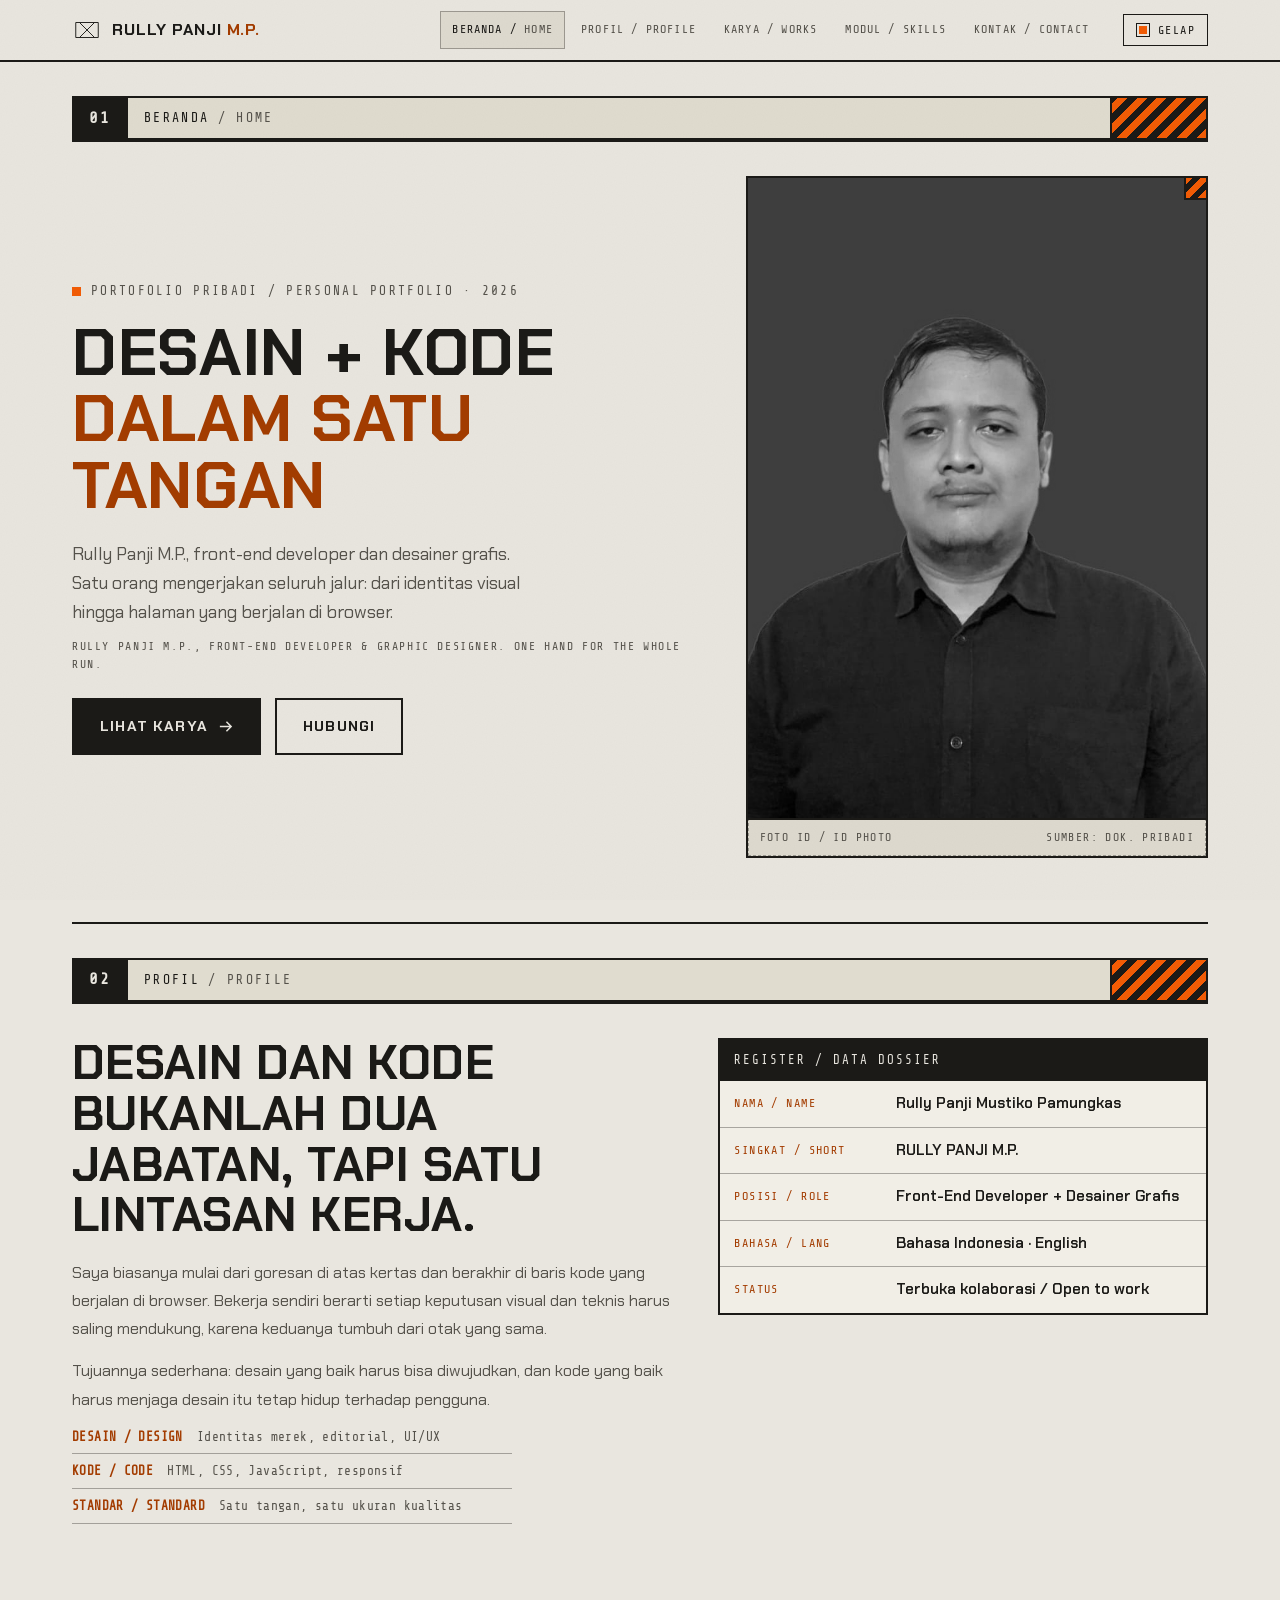
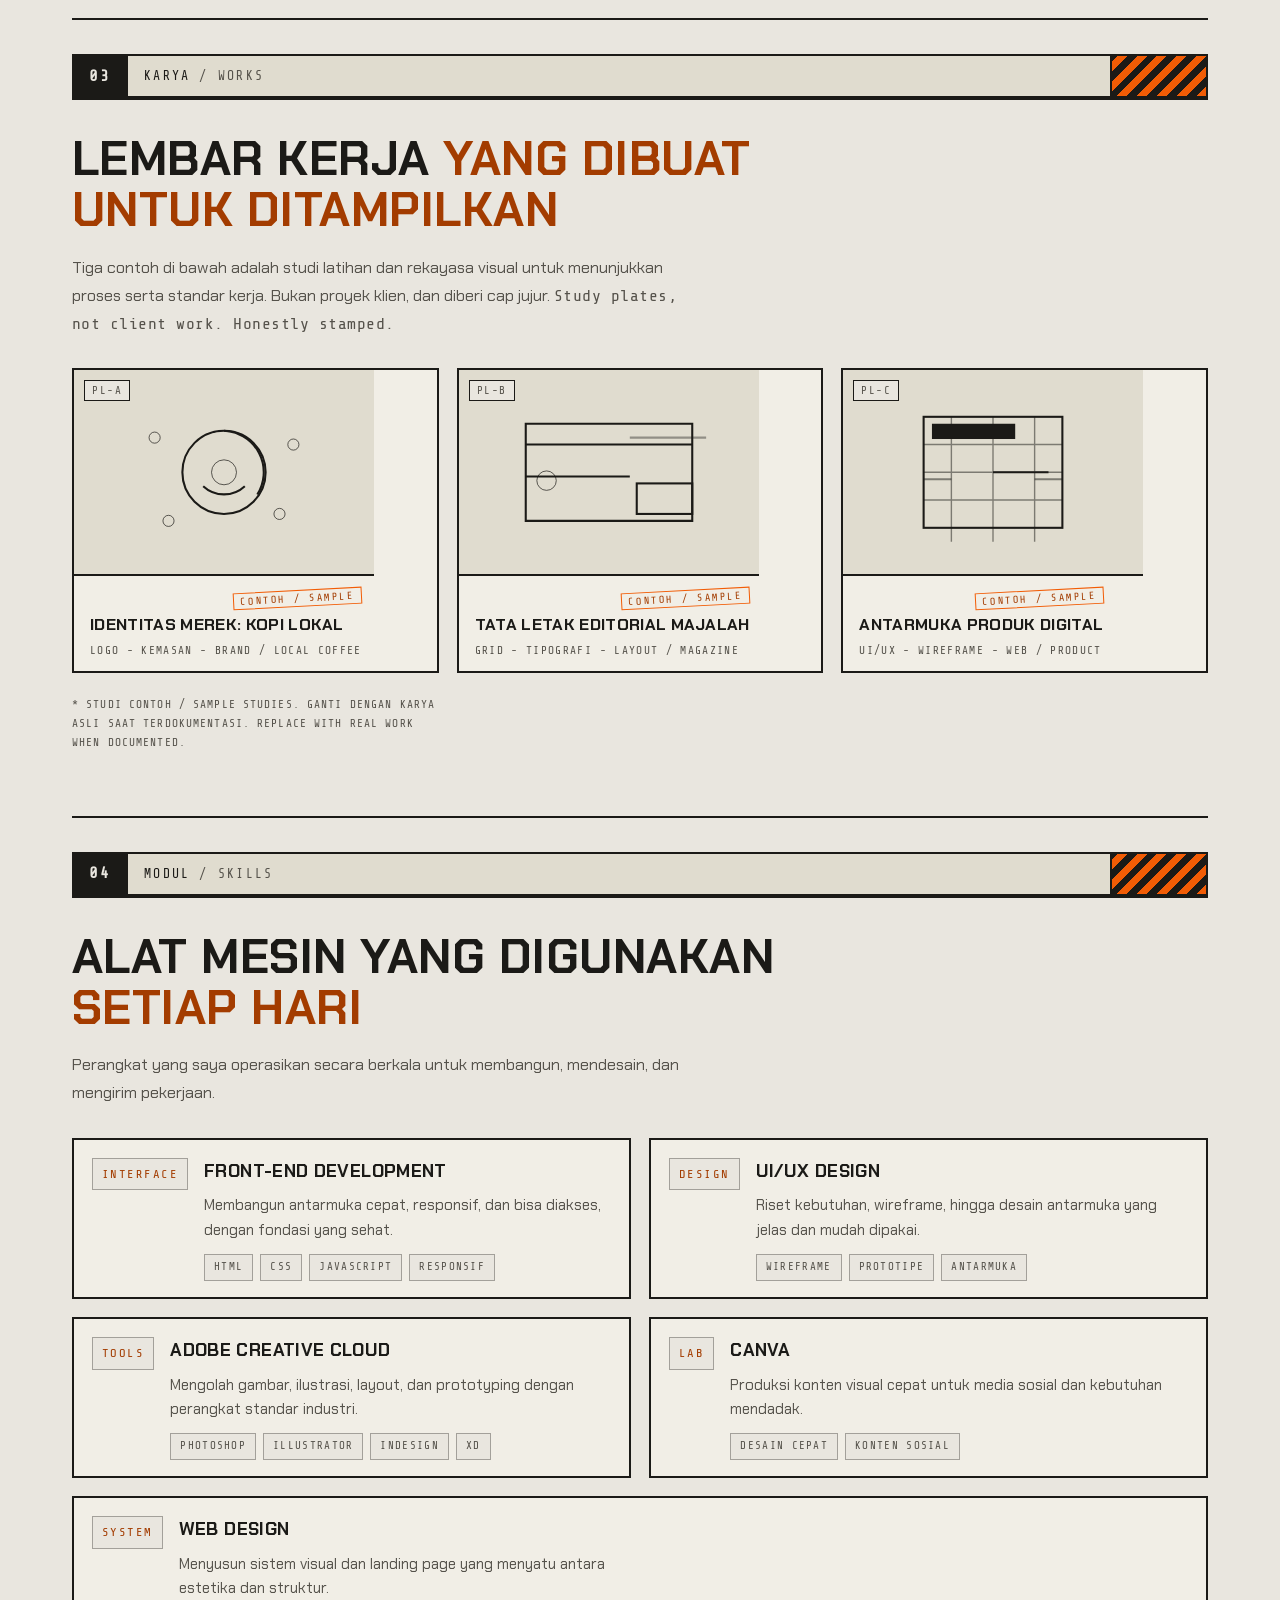
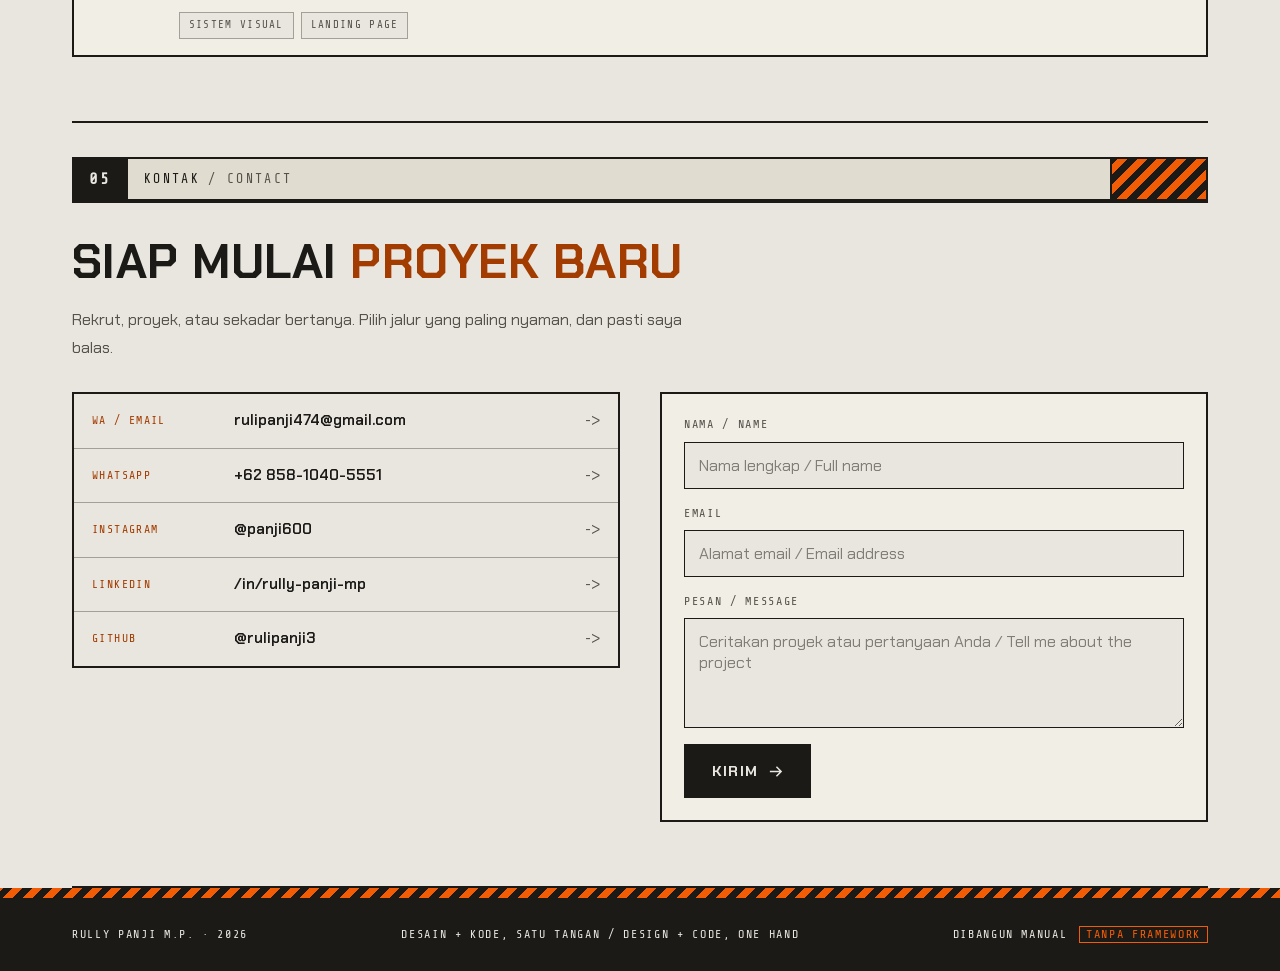
<file: index.html>
<!DOCTYPE html>
<html lang="id">
<head>
<meta charset="UTF-8">
<meta name="viewport" content="width=device-width, initial-scale=1.0">
<meta name="description" content="Portofolio Rully Panji Mustiko Pamungkas | Front-End Developer &amp; Desainer Grafis. Desain dan kode, satu tangan. Front-end + graphic design, one hand.">
<meta name="color-scheme" content="light dark">
<script>document.documentElement.classList.add('js');</script>
<title>RULLY PANJI M.P. - Front-End &amp; Desain Grafis</title>
<meta property="og:type" content="website">
<meta property="og:title" content="RULLY PANJI M.P. - Front-End &amp; Desain Grafis">
<meta property="og:description" content="Desain dan kode dalam satu tangan. Portofolio front-end developer &amp; desainer grafis. Design &amp; code, one hand.">
<meta property="og:image" content="foto-profil.jpg">
<meta property="og:locale" content="id_ID">
<meta name="theme-color" content="#e9e6df">
<link rel="stylesheet" href="fonts.css">
<link rel="stylesheet" href="style.css">
<link rel="icon" href="data:image/svg+xml,%3Csvg xmlns='http://www.w3.org/2000/svg' viewBox='0 0 32 32'%3E%3Crect width='32' height='32' fill='%23e9e6df'/%3E%3Cpath d='M8 8h16v16H8z' fill='none' stroke='%231b1a17' stroke-width='2'/%3E%3Cpath d='M16 8l1 3 3 1-3 1-1 3-1-3-3-1 3-1z' fill='%23f25c05'/%3E%3C/svg%3E">
</head>
<body data-scheme="light">

<a class="skip" href="#kontak">Langsung ke kontak / Skip to contact</a>

<header class="toolbar" id="nav">
    <div class="toolbar-inner">
        <a class="wordmark" href="#beranda" aria-label="Beranda / Home">
            <span class="wm-mark" aria-hidden="true">
                <svg viewBox="0 0 32 32" fill="none" stroke="currentColor"><path d="M4 8h24v16H4z"/><path d="M8 8l16 16M24 8L8 24"/></svg>
            </span>
            <span class="wm-name">RULLY PANJI <em>M.P.</em></span>
        </a>
        <nav class="routes" aria-label="Navigasi utama / Main navigation">
            <a class="route" href="#beranda" data-sec="beranda">BERANDA / <i>HOME</i></a>
            <a class="route" href="#profil" data-sec="profil">PROFIL / <i>PROFILE</i></a>
            <a class="route" href="#karya" data-sec="karya">KARYA / <i>WORKS</i></a>
            <a class="route" href="#modul" data-sec="modul">MODUL / <i>SKILLS</i></a>
            <a class="route" href="#kontak" data-sec="kontak">KONTAK / <i>CONTACT</i></a>
        </nav>
        <button class="theme" id="themeBtn" type="button" aria-label="Ubah tema gelap terang / Toggle dark light theme">
            <span class="theme-glyph" aria-hidden="true"></span>
            <span class="theme-label">GELAP</span>
        </button>
    </div>
</header>

<main id="main">

    <!-- 01 · BERANDA / HOME -->
    <section class="sheet sheet-hero" id="beranda" aria-label="Beranda / Home">
        <header class="ledge" aria-hidden="true">
            <span class="ledge-ref">01</span>
            <span class="ledge-name">BERANDA <i>/ HOME</i></span>
            <span class="ledge-splice"></span>
        </header>
        <div class="site-ledger">
            <div class="hero-copy reveal">
                <p class="kicker mono"><span class="led" aria-hidden="true"></span> PORTOFOLIO PRIBADI / PERSONAL PORTFOLIO · 2026</p>
                <h1 class="hero-title">DESAIN + KODE <span class="hl">DALAM SATU TANGAN</span></h1>
                <p class="hero-sub">Rully Panji M.P., front-end developer dan desainer grafis. Satu orang mengerjakan seluruh jalur: dari identitas visual hingga halaman yang berjalan di browser.</p>
                <p class="hero-en mono" lang="en">RULLY PANJI M.P., FRONT-END DEVELOPER &amp; GRAPHIC DESIGNER. ONE HAND FOR THE WHOLE RUN.</p>
                <div class="cta">
                    <a class="btn btn-solid" href="#karya">LIHAT KARYA <svg class="arr" viewBox="0 0 16 16" aria-hidden="true"><path d="M2 8h12M9 3l5 5-5 5"/></svg></a>
                    <a class="btn btn-line" href="#kontak">HUBUNGI</a>
                </div>
            </div>
            <figure class="hero-plate reveal">
                <span class="plate-clip" aria-hidden="true"></span>
                <img class="hero-img" src="foto-profil.jpg" alt="Foto profil Rully Panji Mustiko Pamungkas / Profile photo of Rully Panji Mustiko Pamungkas" width="640" height="640">
                <figcaption class="plate-cap mono">
                    <span>FOTO ID / ID PHOTO</span>
                    <span>SUMBER: DOK. PRIBADI</span>
                </figcaption>
            </figure>
        </div>
    </section>

    <!-- 02 · PROFIL / PROFILE -->
    <section class="sheet" id="profil" aria-label="Profil / Profile">
        <header class="ledge" aria-hidden="true">
            <span class="ledge-ref">02</span>
            <span class="ledge-name">PROFIL <i>/ PROFILE</i></span>
            <span class="ledge-splice"></span>
        </header>
        <div class="split">
            <div class="split-copy reveal">
                <h2 class="sec-title">DESAIN DAN KODE BUKANLAH DUA JABATAN, TAPI SATU LINTASAN KERJA.</h2>
                <p class="prose">Saya biasanya mulai dari goresan di atas kertas dan berakhir di baris kode yang berjalan di browser. Bekerja sendiri berarti setiap keputusan visual dan teknis harus saling mendukung, karena keduanya tumbuh dari otak yang sama.</p>
                <p class="prose">Tujuannya sederhana: desain yang baik harus bisa diwujudkan, dan kode yang baik harus menjaga desain itu tetap hidup terhadap pengguna.</p>
                <div class="hl-group">
                    <p class="hl-item mono"><b>DESAIN / DESIGN</b><span>Identitas merek, editorial, UI/UX</span></p>
                    <p class="hl-item mono"><b>KODE / CODE</b><span>HTML, CSS, JavaScript, responsif</span></p>
                    <p class="hl-item mono"><b>STANDAR / STANDARD</b><span>Satu tangan, satu ukuran kualitas</span></p>
                </div>
            </div>
            <div class="spec reveal">
                <p class="spec-head mono">REGISTER / DATA DOSSIER</p>
                <dl class="spec-list">
                    <div class="spec-row"><dt class="mono">NAMA / NAME</dt><dd>Rully Panji Mustiko Pamungkas</dd></div>
                    <div class="spec-row"><dt class="mono">SINGKAT / SHORT</dt><dd>RULLY PANJI M.P.</dd></div>
                    <div class="spec-row"><dt class="mono">POSISI / ROLE</dt><dd>Front-End Developer + Desainer Grafis</dd></div>
                    <div class="spec-row"><dt class="mono">BAHASA / LANG</dt><dd>Bahasa Indonesia · English</dd></div>
                    <div class="spec-row"><dt class="mono">STATUS</dt><dd>Terbuka kolaborasi / Open to work</dd></div>
                </dl>
            </div>
        </div>
    </section>

    <!-- 03 · KARYA / WORKS -->
    <section class="sheet" id="karya" aria-label="Karya / Works">
        <header class="ledge" aria-hidden="true">
            <span class="ledge-ref">03</span>
            <span class="ledge-name">KARYA <i>/ WORKS</i></span>
            <span class="ledge-splice"></span>
        </header>
        <div class="sec-head">
            <h2 class="sec-title">LEMBAR KERJA <span class="hl">YANG DIBUAT UNTUK DITAMPILKAN</span></h2>
            <p class="prose" id="karyaNote">Tiga contoh di bawah adalah studi latihan dan rekayasa visual untuk menunjukkan proses serta standar kerja. Bukan proyek klien, dan diberi cap jujur. <span class="en mono" lang="en">Study plates, not client work. Honestly stamped.</span></p>
        </div>
        <div class="grid-3 reveal-stagger">
            <button class="card" data-open="0" aria-label="Identitas merek kopi lokal, studi contoh / Local coffee branding, sample study">
                <span class="card-art" aria-hidden="true">
                    <svg class="art art-coffee" viewBox="0 0 320 220"><circle cx="160" cy="110" r="60" fill="none" stroke="currentColor" stroke-width="3"/><path d="M160 50a60 60 0 0 1 48 92" fill="none" stroke="currentColor" stroke-width="3"/><circle cx="160" cy="110" r="18" fill="currentColor"/><path d="M130 130a44 44 0 0 0 60 0" fill="none" stroke="currentColor" stroke-width="3"/><circle cx="60" cy="60" r="8" fill="currentColor"/><circle cx="260" cy="70" r="8" fill="currentColor"/><circle cx="240" cy="170" r="8" fill="currentColor"/><circle cx="80" cy="180" r="8" fill="currentColor"/></svg>
                    <span class="plaque-no mono">PL-A</span>
                </span>
                <span class="card-body">
                    <span class="card-top mono"><span class="stamp">CONTOH / SAMPLE</span></span>
                    <span class="card-title">IDENTITAS MEREK: KOPI LOKAL</span>
                    <span class="card-meta mono">LOGO - KEMASAN - BRAND / LOCAL COFFEE</span>
                </span>
            </button>
            <button class="card" data-open="1" aria-label="Tata letak editorial majalah, studi contoh / Editorial layout, sample study">
                <span class="card-art" aria-hidden="true">
                    <svg class="art art-edit" viewBox="0 0 320 220"><path d="M40 40h240v140H40z" fill="none" stroke="currentColor" stroke-width="3"/><path d="M40 70h240M40 116h150" fill="none" stroke="currentColor" stroke-width="3"/><rect x="200" y="126" width="80" height="44" fill="none" stroke="currentColor" stroke-width="3"/><circle cx="70" cy="122" r="14" fill="currentColor"/><path d="M190 60h110" fill="none" stroke="currentColor" stroke-width="3" opacity=".4"/></svg>
                    <span class="plaque-no mono">PL-B</span>
                </span>
                <span class="card-body">
                    <span class="card-top mono"><span class="stamp">CONTOH / SAMPLE</span></span>
                    <span class="card-title">TATA LETAK EDITORIAL MAJALAH</span>
                    <span class="card-meta mono">GRID - TIPOGRAFI - LAYOUT / MAGAZINE</span>
                </span>
            </button>
            <button class="card" data-open="2" aria-label="Antarmuka produk digital, studi contoh / Digital product UI, sample study">
                <span class="card-art" aria-hidden="true">
                    <svg class="art art-web" viewBox="0 0 320 220"><rect x="60" y="30" width="200" height="160" fill="none" stroke="currentColor" stroke-width="3"/><path d="M60 70h200M60 110h200M60 150h200M100 30v180M160 30v180M220 30v180" fill="none" stroke="currentColor" stroke-width="2" opacity=".5"/><rect x="72" y="40" width="120" height="22" fill="currentColor"/><path d="M160 110h80" stroke="currentColor" stroke-width="3"/><path d="M220 120h40M60 120h40" stroke="currentColor" stroke-width="3" opacity=".5"/></svg>
                    <span class="plaque-no mono">PL-C</span>
                </span>
                <span class="card-body">
                    <span class="card-top mono"><span class="stamp">CONTOH / SAMPLE</span></span>
                    <span class="card-title">ANTARMUKA PRODUK DIGITAL</span>
                    <span class="card-meta mono">UI/UX - WIREFRAME - WEB / PRODUCT</span>
                </span>
            </button>
        </div>
        <p class="footnote mono">* STUDI CONTOH / SAMPLE STUDIES. GANTI DENGAN KARYA ASLI SAAT TERDOKUMENTASI. REPLACE WITH REAL WORK WHEN DOCUMENTED.</p>
    </section>

    <!-- 04 · MODUL / SKILLS -->
    <section class="sheet" id="modul" aria-label="Modul kemampuan / Skills">
        <header class="ledge" aria-hidden="true">
            <span class="ledge-ref">04</span>
            <span class="ledge-name">MODUL <i>/ SKILLS</i></span>
            <span class="ledge-splice"></span>
        </header>
        <div class="sec-head">
            <h2 class="sec-title">ALAT MESIN YANG DIGUNAKAN <span class="hl">SETIAP HARI</span></h2>
            <p class="prose">Perangkat yang saya operasikan secara berkala untuk membangun, mendesain, dan mengirim pekerjaan.</p>
        </div>
        <div class="grid-2 reveal-stagger">
            <div class="mod">
                <span class="mod-tag mono">INTERFACE</span>
                <div class="mod-body">
                    <h3 class="mod-name">FRONT-END DEVELOPMENT</h3>
                    <p class="mod-desc">Membangun antarmuka cepat, responsif, dan bisa diakses, dengan fondasi yang sehat.</p>
                    <ul class="mod-tags mono">
                        <li>HTML</li><li>CSS</li><li>JAVASCRIPT</li><li>RESPONSIF</li>
                    </ul>
                </div>
            </div>
            <div class="mod">
                <span class="mod-tag mono">DESIGN</span>
                <div class="mod-body">
                    <h3 class="mod-name">UI/UX DESIGN</h3>
                    <p class="mod-desc">Riset kebutuhan, wireframe, hingga desain antarmuka yang jelas dan mudah dipakai.</p>
                    <ul class="mod-tags mono">
                        <li>WIREFRAME</li><li>PROTOTIPE</li><li>ANTARMUKA</li>
                    </ul>
                </div>
            </div>
            <div class="mod">
                <span class="mod-tag mono">TOOLS</span>
                <div class="mod-body">
                    <h3 class="mod-name">ADOBE CREATIVE CLOUD</h3>
                    <p class="mod-desc">Mengolah gambar, ilustrasi, layout, dan prototyping dengan perangkat standar industri.</p>
                    <ul class="mod-tags mono">
                        <li>PHOTOSHOP</li><li>ILLUSTRATOR</li><li>INDESIGN</li><li>XD</li>
                    </ul>
                </div>
            </div>
            <div class="mod">
                <span class="mod-tag mono">LAB</span>
                <div class="mod-body">
                    <h3 class="mod-name">CANVA</h3>
                    <p class="mod-desc">Produksi konten visual cepat untuk media sosial dan kebutuhan mendadak.</p>
                    <ul class="mod-tags mono">
                        <li>DESAIN CEPAT</li><li>KONTEN SOSIAL</li>
                    </ul>
                </div>
            </div>
            <div class="mod mod-wide">
                <span class="mod-tag mono">SYSTEM</span>
                <div class="mod-body">
                    <h3 class="mod-name">WEB DESIGN</h3>
                    <p class="mod-desc">Menyusun sistem visual dan landing page yang menyatu antara estetika dan struktur.</p>
                    <ul class="mod-tags mono">
                        <li>SISTEM VISUAL</li><li>LANDING PAGE</li>
                    </ul>
                </div>
            </div>
        </div>
    </section>

    <!-- 05 · KONTAK / CONTACT -->
    <section class="sheet sheet-kontak" id="kontak" aria-label="Kontak / Contact">
        <header class="ledge" aria-hidden="true">
            <span class="ledge-ref">05</span>
            <span class="ledge-name">KONTAK <i>/ CONTACT</i></span>
            <span class="ledge-splice"></span>
        </header>
        <div class="sec-head">
            <h2 class="sec-title">SIAP MULAI <span class="hl">PROYEK BARU</span></h2>
            <p class="prose">Rekrut, proyek, atau sekadar bertanya. Pilih jalur yang paling nyaman, dan pasti saya balas.</p>
        </div>
        <div class="contact">
            <div class="contact-lines reveal">
                <a class="cline" href="mailto:rulipanji474@gmail.com">
                    <span class="cline-label mono">WA / EMAIL</span>
                    <span class="cline-val">rulipanji474@gmail.com</span>
                    <span class="cline-go" aria-hidden="true">-&gt;</span>
                </a>
                <a class="cline" href="https://wa.me/6285810405551" target="_blank" rel="noopener">
                    <span class="cline-label mono">WHATSAPP</span>
                    <span class="cline-val">+62 858-1040-5551</span>
                    <span class="cline-go" aria-hidden="true">-&gt;</span>
                </a>
                <a class="cline" href="https://www.instagram.com/panji600/" target="_blank" rel="noopener">
                    <span class="cline-label mono">INSTAGRAM</span>
                    <span class="cline-val">@panji600</span>
                    <span class="cline-go" aria-hidden="true">-&gt;</span>
                </a>
                <a class="cline" href="https://www.linkedin.com/in/rully-panji-mustiko-pamungkas-1b41a217a/" target="_blank" rel="noopener">
                    <span class="cline-label mono">LINKEDIN</span>
                    <span class="cline-val">/in/rully-panji-mp</span>
                    <span class="cline-go" aria-hidden="true">-&gt;</span>
                </a>
                <a class="cline" href="https://github.com/rulipanji3" target="_blank" rel="noopener">
                    <span class="cline-label mono">GITHUB</span>
                    <span class="cline-val">@rulipanji3</span>
                    <span class="cline-go" aria-hidden="true">-&gt;</span>
                </a>
            </div>
            <form class="contact-form reveal" id="kontakForm" novalidate>
                <div class="field">
                    <label class="mono" for="f-nama">NAMA / NAME</label>
                    <input id="f-nama" name="nama" type="text" autocomplete="name" placeholder="Nama lengkap / Full name" required>
                </div>
                <div class="field">
                    <label class="mono" for="f-email">EMAIL</label>
                    <input id="f-email" name="email" type="email" autocomplete="email" placeholder="Alamat email / Email address" required>
                </div>
                <div class="field">
                    <label class="mono" for="f-isi">PESAN / MESSAGE</label>
                    <textarea id="f-isi" name="pesan" rows="4" placeholder="Ceritakan proyek atau pertanyaan Anda / Tell me about the project" required></textarea>
                </div>
                <button class="btn btn-solid" type="submit">KIRIM <svg class="arr" viewBox="0 0 16 16" aria-hidden="true"><path d="M2 8h12M9 3l5 5-5 5"/></svg></button>
                <p class="form-note mono" id="formNote" hidden></p>
            </form>
        </div>
    </section>

</main>

<footer class="footer">
    <div class="footer-rail" aria-hidden="true"></div>
    <div class="footer-inner mono">
        <span>RULLY PANJI M.P. · 2026</span>
        <span class="footer-mid">DESAIN + KODE, SATU TANGAN / DESIGN + CODE, ONE HAND</span>
        <span>DIBANGUN MANUAL <em>TANPA FRAMEWORK</em></span>
    </div>
</footer>

<div class="modal" id="modal" role="dialog" aria-modal="true" aria-labelledby="modalTitle" hidden>
    <div class="modal-frame">
        <div class="modal-bar mono">
            <span>RINCIAN LEMBAR / PLATE DETAIL</span>
            <button class="modal-close" id="modalClose" type="button" aria-label="Tutup / Close">TUTUP [X]</button>
        </div>
        <div class="modal-body">
            <div class="modal-art" id="modalArt" aria-hidden="true"></div>
            <p class="mono modal-meta" id="modalMeta"></p>
            <h3 class="modal-title" id="modalTitle"></h3>
            <p class="modal-desc" id="modalDesc"></p>
            <p class="modal-en mono" id="modalEn" lang="en"></p>
            <p class="modal-note mono" id="modalNote"></p>
        </div>
    </div>
</div>

<div class="grain" aria-hidden="true"></div>
<script src="app.js"></script>
</body>
</html>
</file>
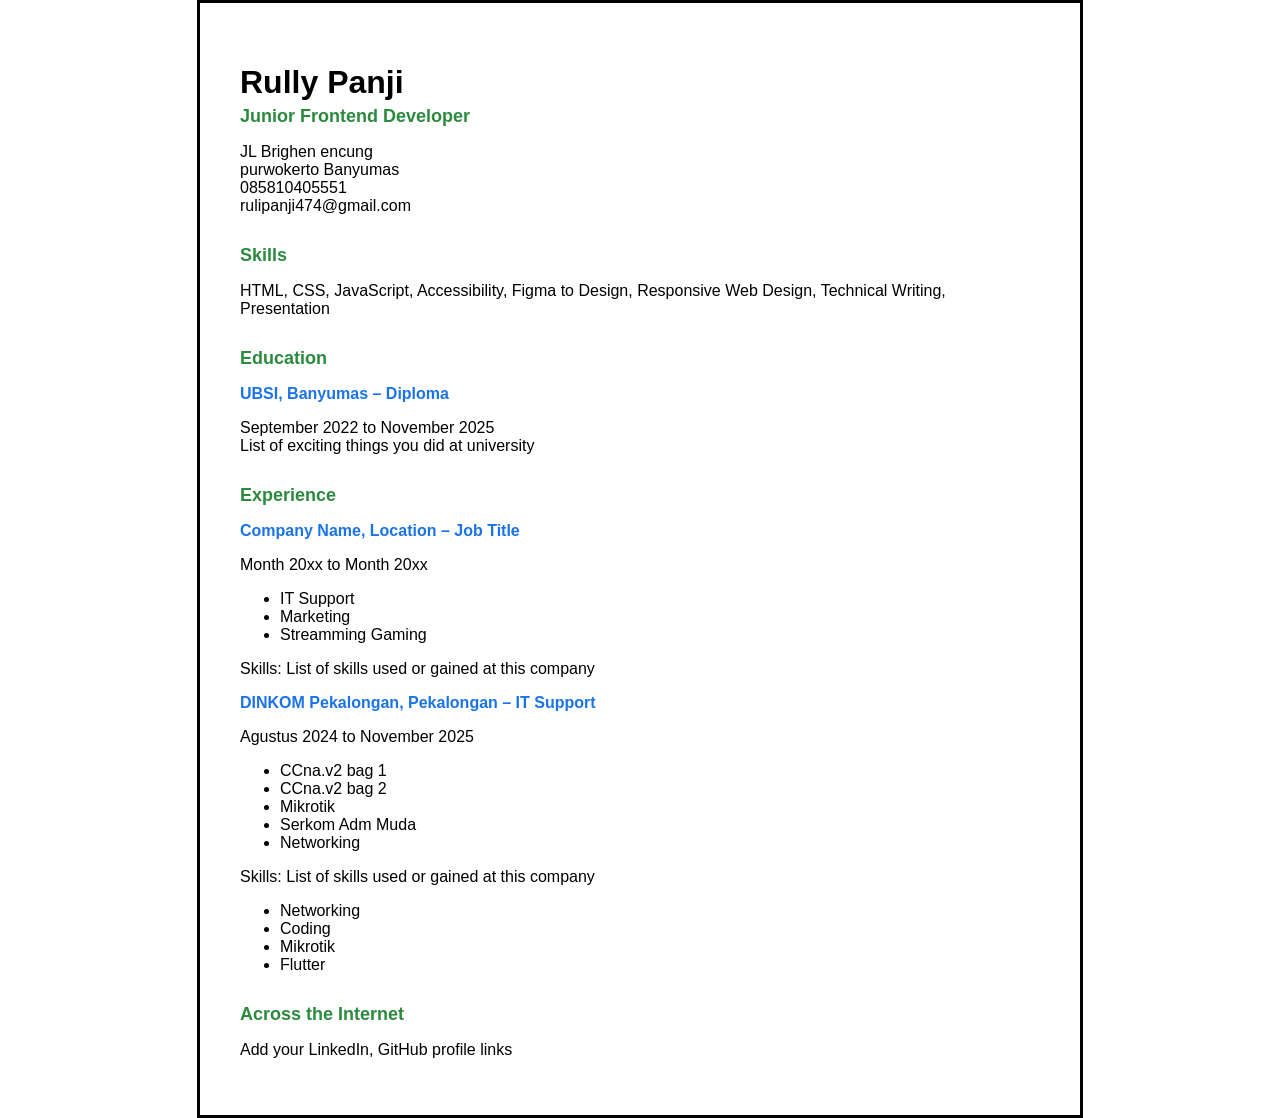
<file: thml.html>
<!DOCTYPE html>
<html lang="en">
<head>
<meta charset="UTF-8">
<meta name="viewport" content="width=device-width, initial-scale=1.0">
<title>Resume</title>
<style>
    body {
        font-family: Arial, sans-serif;
        padding: 40px;
        border: 3px solid #000;
        max-width: 800px;
        margin: auto;
    }
    h1 {
        margin-bottom: 5px;
        font-size: 32px;
    }
    h2 {
        color: #2b8a3e;
        font-size: 18px;
        margin-top: 0;
    }
    .section-title {
        color: #2b8a3e;
        font-weight: bold;
        margin-top: 30px;
        font-size: 18px;
    }
    .company-title, .school-title {
        color: #1a73e8;
        font-weight: bold;
    }
    ul {
        margin-top: 5px;
    }
</style>
</head>
<body>

<h1>Rully Panji</h1>
<h2>Junior Frontend Developer</h2>

<p>
JL Brighen encung<br>
purwokerto Banyumas<br>
085810405551<br>
rulipanji474@gmail.com
</p>

<div class="section-title">Skills</div>
<p>HTML, CSS, JavaScript, Accessibility, Figma to Design, Responsive Web Design, Technical Writing, Presentation</p>

<div class="section-title">Education</div>
<p class="school-title">UBSI, Banyumas – Diploma</p>
<p>September 2022 to November 2025<br>
List of exciting things you did at university</p>

<div class="section-title">Experience</div>

<p class="company-title">Company Name, Location – Job Title</p>
<p>Month 20xx to Month 20xx</p>
<ul>
    <li>IT Support</li>
    <li>Marketing</li>
    <li>Streamming Gaming</li>
</ul>
<p>Skills: List of skills used or gained at this company</p>

<p class="company-title">DINKOM Pekalongan, Pekalongan – IT Support</p>
<p>Agustus 2024 to November 2025</p>
<ul>
    <li>CCna.v2 bag 1</li>
    <li>CCna.v2 bag 2</li>
    <li>Mikrotik</li>
    <li>Serkom Adm Muda</li>
    <li>Networking</li>
</ul>
<p>Skills: List of skills used or gained at this company</p>
<ul>
    <li>Networking</li>
    <li>Coding</li>
    <li>Mikrotik</li>
    <li>Flutter</li>
</ul>
<div class="section-title">Across the Internet</div>
<p>Add your LinkedIn, GitHub profile links</p>

</body>
</html>
</file>
<file: fonts.css>
/* Self-hosted subset of Chakra Petch + Share Tech Mono (Google Fonts, latin subsets). */
@font-face{
  font-family: 'Chakra Petch';
  font-style: normal;
  font-weight: 400;
  font-display: swap;
  src: url('assets/fonts/f01.woff2') format('woff2');
  unicode-range: U+02D7, U+0303, U+0331, U+0E01-0E5B, U+200C-200D, U+25CC;
}
/* vietnamese */
@font-face{
  font-family: 'Chakra Petch';
  font-style: normal;
  font-weight: 400;
  font-display: swap;
  src: url('assets/fonts/f02.woff2') format('woff2');
  unicode-range: U+0102-0103, U+0110-0111, U+0128-0129, U+0168-0169, U+01A0-01A1, U+01AF-01B0, U+0300-0301, U+0303-0304, U+0308-0309, U+0323, U+0329, U+1EA0-1EF9, U+20AB;
}
/* latin-ext */
@font-face{
  font-family: 'Chakra Petch';
  font-style: normal;
  font-weight: 400;
  font-display: swap;
  src: url('assets/fonts/f03.woff2') format('woff2');
  unicode-range: U+0100-02BA, U+02BD-02C5, U+02C7-02CC, U+02CE-02D7, U+02DD-02FF, U+0304, U+0308, U+0329, U+1D00-1DBF, U+1E00-1E9F, U+1EF2-1EFF, U+2020, U+20A0-20AB, U+20AD-20C0, U+2113, U+2C60-2C7F, U+A720-A7FF;
}
/* latin */
@font-face{
  font-family: 'Chakra Petch';
  font-style: normal;
  font-weight: 400;
  font-display: swap;
  src: url('assets/fonts/f04.woff2') format('woff2');
  unicode-range: U+0000-00FF, U+0131, U+0152-0153, U+02BB-02BC, U+02C6, U+02DA, U+02DC, U+0304, U+0308, U+0329, U+2000-206F, U+20AC, U+2122, U+2191, U+2193, U+2212, U+2215, U+FEFF, U+FFFD;
}
/* thai */
@font-face{
  font-family: 'Chakra Petch';
  font-style: normal;
  font-weight: 600;
  font-display: swap;
  src: url('assets/fonts/f05.woff2') format('woff2');
  unicode-range: U+02D7, U+0303, U+0331, U+0E01-0E5B, U+200C-200D, U+25CC;
}
/* vietnamese */
@font-face{
  font-family: 'Chakra Petch';
  font-style: normal;
  font-weight: 600;
  font-display: swap;
  src: url('assets/fonts/f06.woff2') format('woff2');
  unicode-range: U+0102-0103, U+0110-0111, U+0128-0129, U+0168-0169, U+01A0-01A1, U+01AF-01B0, U+0300-0301, U+0303-0304, U+0308-0309, U+0323, U+0329, U+1EA0-1EF9, U+20AB;
}
/* latin-ext */
@font-face{
  font-family: 'Chakra Petch';
  font-style: normal;
  font-weight: 600;
  font-display: swap;
  src: url('assets/fonts/f07.woff2') format('woff2');
  unicode-range: U+0100-02BA, U+02BD-02C5, U+02C7-02CC, U+02CE-02D7, U+02DD-02FF, U+0304, U+0308, U+0329, U+1D00-1DBF, U+1E00-1E9F, U+1EF2-1EFF, U+2020, U+20A0-20AB, U+20AD-20C0, U+2113, U+2C60-2C7F, U+A720-A7FF;
}
/* latin */
@font-face{
  font-family: 'Chakra Petch';
  font-style: normal;
  font-weight: 600;
  font-display: swap;
  src: url('assets/fonts/f08.woff2') format('woff2');
  unicode-range: U+0000-00FF, U+0131, U+0152-0153, U+02BB-02BC, U+02C6, U+02DA, U+02DC, U+0304, U+0308, U+0329, U+2000-206F, U+20AC, U+2122, U+2191, U+2193, U+2212, U+2215, U+FEFF, U+FFFD;
}
/* thai */
@font-face{
  font-family: 'Chakra Petch';
  font-style: normal;
  font-weight: 700;
  font-display: swap;
  src: url('assets/fonts/f09.woff2') format('woff2');
  unicode-range: U+02D7, U+0303, U+0331, U+0E01-0E5B, U+200C-200D, U+25CC;
}
/* vietnamese */
@font-face{
  font-family: 'Chakra Petch';
  font-style: normal;
  font-weight: 700;
  font-display: swap;
  src: url('assets/fonts/f10.woff2') format('woff2');
  unicode-range: U+0102-0103, U+0110-0111, U+0128-0129, U+0168-0169, U+01A0-01A1, U+01AF-01B0, U+0300-0301, U+0303-0304, U+0308-0309, U+0323, U+0329, U+1EA0-1EF9, U+20AB;
}
/* latin-ext */
@font-face{
  font-family: 'Chakra Petch';
  font-style: normal;
  font-weight: 700;
  font-display: swap;
  src: url('assets/fonts/f11.woff2') format('woff2');
  unicode-range: U+0100-02BA, U+02BD-02C5, U+02C7-02CC, U+02CE-02D7, U+02DD-02FF, U+0304, U+0308, U+0329, U+1D00-1DBF, U+1E00-1E9F, U+1EF2-1EFF, U+2020, U+20A0-20AB, U+20AD-20C0, U+2113, U+2C60-2C7F, U+A720-A7FF;
}
/* latin */
@font-face{
  font-family: 'Chakra Petch';
  font-style: normal;
  font-weight: 700;
  font-display: swap;
  src: url('assets/fonts/f12.woff2') format('woff2');
  unicode-range: U+0000-00FF, U+0131, U+0152-0153, U+02BB-02BC, U+02C6, U+02DA, U+02DC, U+0304, U+0308, U+0329, U+2000-206F, U+20AC, U+2122, U+2191, U+2193, U+2212, U+2215, U+FEFF, U+FFFD;
}
/* latin */
@font-face{
  font-family: 'Share Tech Mono';
  font-style: normal;
  font-weight: 400;
  font-display: swap;
  src: url('assets/fonts/f13.woff2') format('woff2');
  unicode-range: U+0000-00FF, U+0131, U+0152-0153, U+02BB-02BC, U+02C6, U+02DA, U+02DC, U+0304, U+0308, U+0329, U+2000-206F, U+20AC, U+2122, U+2191, U+2193, U+2212, U+2215, U+FEFF, U+FFFD}
</file>
<file: style.css>
/* ============================================================
   RULLY PANJI M.P. - CIVIL WORKS SITE PORTFOLIO
   Construction-engineer register: ledge beams, hazard-splice
   rails, concrete panels, ruled ledger cells, one safety accent.
   Tokens: light + dark, sharp corners (radius 0), no shadows.
   ============================================================ */

:root {
    --paper: #e9e6df;
    --paper-2: #dedacf;
    --ink: #1b1a17;
    --ink-soft: #55524b;
    --line: #1b1a17;
    --line-soft: rgba(27, 26, 23, .34);
    --accent: #f25c05;
    --accent-ink: #a33c00;
    --card: #f1eee6;
    --concrete: #e0dccf;
    --font-disp: 'Chakra Petch', 'Segoe UI', Tahoma, sans-serif;
    --font-mono: 'Share Tech Mono', Consolas, monospace;
}

[data-scheme="dark"] {
    --paper: #12110e;
    --paper-2: #1b1915;
    --ink: #e7e4dc;
    --ink-soft: #9b968a;
    --line: #e7e4dc;
    --line-soft: rgba(231, 228, 220, .30);
    --accent: #ff7a1a;
    --accent-ink: #ff9a4d;
    --card: #1e1b17;
    --concrete: #211e1a;
    color-scheme: dark;
}

/* ---------- reset ---------- */
* { margin: 0; padding: 0; box-sizing: border-box; }

html { scroll-behavior: smooth; }

@media (prefers-reduced-motion: reduce) {
    html { scroll-behavior: auto; }
}

body {
    font-family: var(--font-disp);
    background: var(--paper);
    color: var(--ink);
    font-size: 16px;
    line-height: 1.55;
    transition: background-color .25s ease, color .25s ease;
}

a { text-decoration: none; color: inherit; }
img { max-width: 100%; display: block; }
button { font-family: inherit; color: inherit; background: none; border: none; cursor: pointer; }
ul { list-style: none; }

.mono { font-family: var(--font-mono); letter-spacing: .03em; }
.en { color: var(--ink-soft); }

:focus-visible { outline: 3px solid var(--accent); outline-offset: 2px; }

.skip {
    position: fixed; top: -60px; left: 8px; z-index: 200;
    background: var(--ink); color: var(--paper);
    padding: 8px 14px; font-family: var(--font-mono); font-size: .8rem;
    border: 2px solid var(--line);
}
.skip:focus { top: 8px; }

/* ---------- hazard splice rail (shared) ---------- */
.ledge-splice, .footer-rail {
    background: repeating-linear-gradient(-45deg,
        var(--accent) 0 7px,
        var(--line) 7px 14px);
}

/* ---------- grain (fixed overlay, pointer-events none) ---------- */
.grain {
    position: fixed; inset: 0; z-index: 150; pointer-events: none;
    background-image: url("data:image/svg+xml,%3Csvg xmlns='http://www.w3.org/2000/svg' width='140' height='140'%3E%3Cfilter id='n'%3E%3CfeTurbulence type='fractalNoise' baseFrequency='0.9' numOctaves='2'/%3E%3CfeColorMatrix values='0 0 0 0 0 0 0 0 0 0 0 0 0 0 0 0 0 0 0.4 0'/%3E%3C/filter%3E%3Crect width='140' height='140' filter='url(%23n)'/%3E%3C/svg%3E");
    mix-blend-mode: multiply;
    opacity: .035;
}
[data-scheme="dark"] .grain { mix-blend-mode: screen; opacity: .05; }

/* ---------- toolbar ---------- */
.toolbar {
    position: sticky; top: 0; z-index: 100;
    background: var(--paper);
    border-bottom: 2px solid var(--line);
}
.toolbar-inner {
    max-width: 1180px; margin: 0 auto; padding: 0 22px;
    display: flex; align-items: center; gap: 22px;
    min-height: 60px;
}
.wordmark { display: flex; align-items: center; gap: 10px; font-weight: 700; letter-spacing: .06em; font-size: 1rem; }
.wm-mark { width: 30px; height: 30px; color: var(--line); }
.wm-mark svg { width: 100%; height: 100%; }
.wm-mark svg path:first-child { fill: none; }
.wm-name em { color: var(--accent-ink); font-style: normal; }
.routes { display: flex; gap: 4px; margin-left: auto; }
.route {
    font-family: var(--font-mono); font-size: .74rem; letter-spacing: .1em;
    padding: 9px 11px; border: 1px solid transparent;
    color: var(--ink-soft);
}
.route i { font-style: normal; color: var(--ink-soft); }
.route:hover { color: var(--ink); border-color: var(--line); }
.route[aria-current="page"] { color: var(--ink); border-color: var(--line-soft); background: var(--paper-2); }
.theme {
    display: flex; align-items: center; gap: 8px;
    font-family: var(--font-mono); font-size: .74rem; letter-spacing: .12em;
    padding: 8px 12px; border: 1px solid var(--line); color: var(--ink);
}
.theme-glyph { width: 14px; height: 14px; border: 1px solid var(--ink); position: relative; }
.theme-glyph::after {
    content: ''; position: absolute; inset: 2px;
    background: var(--accent);
}
.theme:hover { background: var(--paper-2); }

/* ---------- sheets / layout ---------- */
main { max-width: 1180px; margin: 0 auto; padding: 0 22px; }
.sheet { border-bottom: 2px solid var(--line); padding: 34px 0 64px; }
.sheet-hero { padding-top: 34px; }

/* ledge: the protruding register beam on top of each sheet */
.ledge {
    display: flex; align-items: stretch;
    border: 2px solid var(--line);
    border-bottom-width: 4px;
    background: var(--concrete);
    margin-bottom: 34px;
    min-height: 46px;
}
.ledge-ref {
    display: grid; place-items: center;
    min-width: 54px; padding: 0 12px;
    font-family: var(--font-mono); font-weight: 700; font-size: 1rem;
    letter-spacing: .1em; color: var(--paper);
    background: var(--ink);
    border-right: 2px solid var(--line);
}
[data-scheme="dark"] .ledge-ref { color: var(--paper); }
.ledge-name {
    display: flex; align-items: center; gap: 8px;
    padding: 0 16px;
    font-family: var(--font-mono); font-size: .82rem;
    letter-spacing: .18em; color: var(--ink);
    text-transform: uppercase;
}
.ledge-name i { font-style: normal; color: var(--ink-soft); }
.ledge-splice { margin-left: auto; width: 96px; border-left: 2px solid var(--line); }

.sec-title {
    font-size: clamp(1.7rem, 4.6vw, 3rem);
    font-weight: 700; letter-spacing: .01em; line-height: 1.06;
    text-transform: uppercase;
    margin-bottom: 18px; max-width: 22ch;
}
.sec-title .hl { color: var(--accent-ink); }
.prose { max-width: 62ch; color: var(--ink-soft); font-size: 1.02rem; line-height: 1.72; margin-bottom: 14px; }
.sec-head { margin-bottom: 30px; }

/* ---------- hero ---------- */
.site-ledger {
    display: grid; grid-template-columns: 1.15fr .85fr; gap: 48px;
    align-items: center;
}
.kicker {
    display: inline-flex; align-items: center; gap: 10px;
    font-size: .8rem; letter-spacing: .18em; color: var(--ink-soft);
    margin-bottom: 18px;
}
.led { width: 9px; height: 9px; background: var(--accent); display: inline-block; }
.hero-title {
    font-size: clamp(2.4rem, 6vw, 4.1rem);
    font-weight: 700; line-height: 1.02; letter-spacing: .01em;
    text-transform: uppercase;
    margin-bottom: 20px;
}
.hero-title .hl { color: var(--accent-ink); }
.hero-sub { max-width: 46ch; color: var(--ink-soft); font-size: 1.12rem; line-height: 1.6; margin-bottom: 12px; }
.hero-en { font-size: .72rem; letter-spacing: .14em; color: var(--ink-soft); margin-bottom: 24px; }
.hl-group { display: grid; gap: 8px; margin-bottom: 30px; max-width: 440px; }
.hl-item {
    display: flex; align-items: baseline; gap: 14px;
    border-bottom: 1px solid var(--line-soft); padding-bottom: 6px;
    font-size: .8rem;
}
.hl-item b { color: var(--accent-ink); flex-shrink: 0; }
.hl-item span { color: var(--ink-soft); }

.cta { display: flex; flex-wrap: wrap; gap: 14px; }

.hero-plate {
    border: 2px solid var(--line);
    display: grid;
    position: relative;
    background: var(--concrete);
}
.hero-img { width: 100%; aspect-ratio: 4 / 4.6; object-fit: cover; filter: grayscale(1) contrast(1.02); }
.plate-cap {
    display: flex; justify-content: space-between; gap: 10px;
    border-top: 2px solid var(--line); padding: 9px 12px;
    font-size: .72rem; letter-spacing: .12em; color: var(--ink-soft);
    background: var(--paper-2);
}
.hero-plate::before {
    content: ''; position: absolute; inset: 0; pointer-events: none;
    border: 1px dashed var(--line-soft);
}
.plate-clip {
    position: absolute; top: 0; right: 0; z-index: 2;
    width: 22px; height: 22px;
    background: repeating-linear-gradient(-45deg,
        var(--accent) 0 6px,
        var(--line) 6px 12px);
    border-left: 2px solid var(--line);
    border-bottom: 2px solid var(--line);
    pointer-events: none;
}

/* ---------- buttons ---------- */
.btn {
    display: inline-flex; align-items: center; gap: 10px;
    font-weight: 700; font-size: .92rem; letter-spacing: .08em;
    text-transform: uppercase; padding: 15px 26px;
    border: 2px solid var(--line);
}
.btn-solid { background: var(--ink); color: var(--paper); }
.btn-solid:hover { background: var(--accent-ink); border-color: var(--accent-ink); color: var(--paper); }
[data-scheme="dark"] .btn-solid:hover { background: var(--accent); border-color: var(--accent); color: #12110e; }
.btn-line { background: transparent; color: var(--ink); }
.btn-line:hover { background: var(--ink); color: var(--paper); }
.arr { width: 15px; height: 15px; }
.arr path { fill: none; stroke: currentColor; stroke-width: 1.6; }
.btn:active { transform: translate(1px, 1px); }

/* ---------- profil split ---------- */
.split { display: grid; grid-template-columns: 1.1fr .9fr; gap: 48px; align-items: start; }
.spec { border: 2px solid var(--line); background: var(--card); }
.spec-head {
    background: var(--ink); color: var(--paper);
    padding: 11px 14px; font-size: .78rem; letter-spacing: .16em;
}
.spec-list { display: grid; }
.spec-row {
    display: grid; grid-template-columns: 150px 1fr; gap: 12px;
    border-bottom: 1px solid var(--line-soft); padding: 11px 14px;
    font-size: .95rem;
}
.spec-row:last-child { border-bottom: none; }
.spec-row dt { color: var(--accent-ink); font-size: .74rem; letter-spacing: .12em; padding-top: 3px; }
.spec-row dd { font-weight: 600; }

/* ---------- karya cards ---------- */
.grid-3 {
    display: grid; grid-template-columns: repeat(3, 1fr); gap: 18px;
}
.card {
    border: 2px solid var(--line);
    display: flex; flex-direction: column;
    background: var(--card);
    text-align: left;
    position: relative;
    transition: transform .12s ease;
}
.card:hover { transform: translate(-3px, -3px); }
.card:hover::after {
    content: ''; position: absolute; inset: 0; border: 2px solid var(--accent);
    pointer-events: none;
}
.card:active { transform: translate(0, 0); }
.card-art {
    aspect-ratio: 16 / 11;
    display: grid; place-items: center;
    border-bottom: 2px solid var(--line);
    color: var(--ink);
    background: var(--concrete);
    position: relative;
}
.art { width: 74%; max-width: 300px; }
.art circle { fill: none; stroke: currentColor; }
.art path { fill: none; stroke: currentColor; }
.card:hover .art { color: var(--accent); }
.plaque-no {
    position: absolute; top: 10px; left: 10px;
    border: 1px solid var(--line); background: var(--paper);
    padding: 3px 7px;
    font-size: .68rem; letter-spacing: .14em; color: var(--ink-soft);
}
.card-body { padding: 14px 16px; display: grid; gap: 8px; }
.card-top {
    display: flex; justify-content: flex-end;
    font-size: .74rem; letter-spacing: .14em; color: var(--ink-soft);
}
.stamp {
    border: 1.5px solid var(--accent); color: var(--accent-ink);
    font-size: .64rem; letter-spacing: .16em; padding: 2px 6px;
    transform: rotate(-3deg);
    background: var(--card);
}
.card-title { font-weight: 700; font-size: 1.02rem; letter-spacing: .02em; text-transform: uppercase; line-height: 1.25; }
.card-meta { font-size: .7rem; letter-spacing: .12em; color: var(--ink-soft); }
.footnote { margin-top: 22px; font-size: .7rem; letter-spacing: .1em; color: var(--ink-soft); max-width: 62ch; line-height: 1.7; }

/* ---------- modul ---------- */
.grid-2 { display: grid; grid-template-columns: 1fr 1fr; gap: 18px; }
.mod {
    border: 2px solid var(--line);
    padding: 18px 18px 16px;
    display: flex; gap: 16px;
    background: var(--card);
}
.mod-wide { grid-column: 1 / -1; }
.mod-tag {
    font-size: .76rem; letter-spacing: .12em; color: var(--accent-ink);
    border: 1px solid var(--line-soft); padding: 6px 9px; height: max-content;
    background: var(--paper);
}
.mod-body { display: grid; gap: 8px; }
.mod-name { font-size: 1.12rem; font-weight: 700; text-transform: uppercase; letter-spacing: .02em; }
.mod-desc { color: var(--ink-soft); font-size: .95rem; line-height: 1.6; max-width: 52ch; }
.mod-tags { display: flex; flex-wrap: wrap; gap: 7px; margin-top: 4px; }
.mod-tags li {
    border: 1px solid var(--line-soft); padding: 4px 9px;
    font-size: .68rem; letter-spacing: .12em; color: var(--ink-soft);
    background: var(--paper);
}

/* ---------- kontak ---------- */
.contact { display: grid; grid-template-columns: 1fr 1fr; gap: 40px; align-items: start; }
.contact-lines { border: 2px solid var(--line); display: grid; }
.cline {
    display: grid; grid-template-columns: 130px 1fr auto; gap: 12px; align-items: center;
    border-bottom: 1px solid var(--line-soft); padding: 15px 18px;
    font-size: .95rem; font-weight: 600;
}
.cline:last-child { border-bottom: none; }
.cline-label { color: var(--accent-ink); font-size: .72rem; letter-spacing: .12em; font-weight: 400; }
.cline-go { color: var(--ink-soft); font-weight: 400; }
.cline:hover { background: var(--paper-2); }
.cline:hover .cline-go { color: var(--accent); }

.contact-form { border: 2px solid var(--line); padding: 22px; display: grid; gap: 16px; background: var(--card); }
.field { display: grid; gap: 7px; }
.field label { font-size: .74rem; letter-spacing: .14em; color: var(--ink-soft); }
.field input, .field textarea {
    font-family: inherit; font-size: 1rem; color: var(--ink);
    background: var(--paper); border: 1.5px solid var(--line);
    padding: 12px 14px; resize: vertical;
}
.field input:focus, .field textarea:focus {
    outline: none; border-color: var(--accent);
    box-shadow: 4px 4px 0 var(--accent);
}
.field input::placeholder, .field textarea::placeholder { color: var(--ink-soft); opacity: .7; }
.field-err { font-family: var(--font-mono); font-size: .74rem; color: var(--accent-ink); }
.contact-form .btn { justify-self: start; }
.form-note {
    font-size: .78rem; letter-spacing: .1em; color: var(--accent-ink);
    border-top: 1px solid var(--line-soft); padding-top: 10px;
}
.form-note::before {
    content: '> '; font-family: var(--font-mono); color: var(--accent);
}
.form-actions { display: flex; gap: 10px; flex-wrap: wrap; }

/* ---------- footer ---------- */
.footer { background: var(--ink); color: var(--paper); }
.footer-rail { height: 12px; border-bottom: 2px solid var(--line); }
.footer-inner {
    max-width: 1180px; margin: 0 auto; padding: 26px 22px;
    display: flex; justify-content: space-between; gap: 16px; flex-wrap: wrap;
    font-size: .74rem; letter-spacing: .14em;
}
.footer-mid { text-align: center; }
.footer em {
    font-style: normal; color: var(--accent);
    border: 1px solid currentColor; padding: 1px 6px; margin-left: 4px;
}

/* ---------- modal ---------- */
.modal {
    position: fixed; inset: 0; z-index: 160;
    background: rgba(15, 14, 12, .82);
    display: grid; place-items: center; padding: 20px;
}
.modal[hidden] { display: none; }
.modal-frame {
    width: min(560px, 100%);
    border: 2px solid var(--line);
    background: var(--paper);
    color: var(--ink);
    max-height: 92dvh; overflow: auto;
}
.modal-frame.modal-pop { animation: modal-pop .22s cubic-bezier(.2,.7,.2,1); }
@keyframes modal-pop {
    from { opacity: 0; transform: translateY(12px) scale(.98); }
    to { opacity: 1; transform: none; }
}
@media (prefers-reduced-motion: reduce) { .modal-frame.modal-pop { animation: none; } }
.modal-bar {
    display: flex; justify-content: space-between; align-items: center;
    background: var(--ink); color: var(--paper);
    padding: 11px 16px; font-size: .78rem; letter-spacing: .14em;
    position: sticky; top: 0; z-index: 2;
}
.modal-close { font-family: var(--font-mono); font-size: .72rem; letter-spacing: .1em; color: inherit; border: 1px solid currentColor; padding: 5px 9px; }
.modal-close:hover { background: var(--accent-ink); color: var(--paper); }
[data-scheme="dark"] .modal-close:hover { background: var(--accent); color: #12110e; }
.modal-body { padding: 22px 24px 26px; }
.modal-art {
    aspect-ratio: 16 / 9; border: 2px solid var(--line);
    display: grid; place-items: center; color: var(--ink);
    background: var(--concrete); margin-bottom: 16px;
    position: relative;
}
.modal-art .modal-art-inner { width: 100%; display: grid; place-items: center; }
.modal-art .art { width: 52%; }
.modal-meta { font-size: .72rem; letter-spacing: .12em; color: var(--accent-ink); margin-bottom: 8px; }
.modal-title { font-size: 1.35rem; font-weight: 700; text-transform: uppercase; margin-bottom: 10px; }
.modal-desc { color: var(--ink-soft); line-height: 1.65; margin-bottom: 10px; max-width: 52ch; }
.modal-en { font-size: .7rem; letter-spacing: .1em; color: var(--ink-soft); margin-bottom: 16px; }
.modal-note {
    font-size: .72rem; letter-spacing: .1em; color: var(--ink-soft);
    border-top: 1px solid var(--line-soft); padding-top: 12px;
}

/* ---------- reveal (motion 4) ---------- */
.js .reveal { opacity: 0; transform: translateY(18px); transition: opacity .55s ease, transform .55s cubic-bezier(.2,.7,.2,1); }
.js .reveal.is-in { opacity: 1; transform: none; }
.js .reveal-stagger > * { opacity: 0; transform: translateY(14px); transition: opacity .5s ease, transform .5s cubic-bezier(.2,.7,.2,1); }
.js .reveal-stagger.is-in > * { opacity: 1; transform: none; }
.js .reveal-stagger.is-in > *:nth-child(2) { transition-delay: .06s; }
.js .reveal-stagger.is-in > *:nth-child(3) { transition-delay: .12s; }
.js .reveal-stagger.is-in > *:nth-child(4) { transition-delay: .18s; }
.js .reveal-stagger.is-in > *:nth-child(5) { transition-delay: .24s; }

@media (prefers-reduced-motion: reduce) {
    .js .reveal, .js .reveal-stagger > * { opacity: 1 !important; transform: none !important; transition: none !important; }
    .card { transition: none; }
}

/* ---------- responsive ---------- */
@media (max-width: 960px) {
    .site-ledger { grid-template-columns: 1fr; gap: 32px; }
    .hero-plate { max-width: 460px; }
    .split { grid-template-columns: 1fr; gap: 30px; }
    .grid-3 { grid-template-columns: 1fr 1fr; }
    .grid-2 { grid-template-columns: 1fr; }
    .contact { grid-template-columns: 1fr; gap: 30px; }
}

@media (max-width: 720px) {
    .toolbar-inner { padding: 0 14px; gap: 12px; flex-wrap: wrap; min-height: 54px; }
    .routes { order: 3; width: 100%; overflow-x: auto; gap: 2px; padding-bottom: 8px; margin-left: 0; }
    .route { white-space: nowrap; padding: 7px 10px; font-size: .7rem; }
    .theme-label { display: none; }
    .theme { padding: 8px; }
    main { padding: 0 14px; }
    .sheet { padding: 24px 0 52px; padding-top: 26px; }
    .grid-3 { grid-template-columns: 1fr; }
    .ledge-splice { width: 56px; }
    .cline { grid-template-columns: 1fr auto; gap: 4px; }
    .cline .cline-val { grid-column: 1 / 2; }
    .cline-label { grid-column: 1; }
    .cline .cline-go { grid-column: 2; grid-row: 1 / 3; }
    .footer-inner { flex-direction: column; text-align: center; gap: 8px; }
    .spec-row { grid-template-columns: 138px 1fr; }
}

@media (max-width: 380px) {
    .hero-title { font-size: 2rem; }
    .spec-row { grid-template-columns: 1fr; gap: 2px; }
}
</file>
